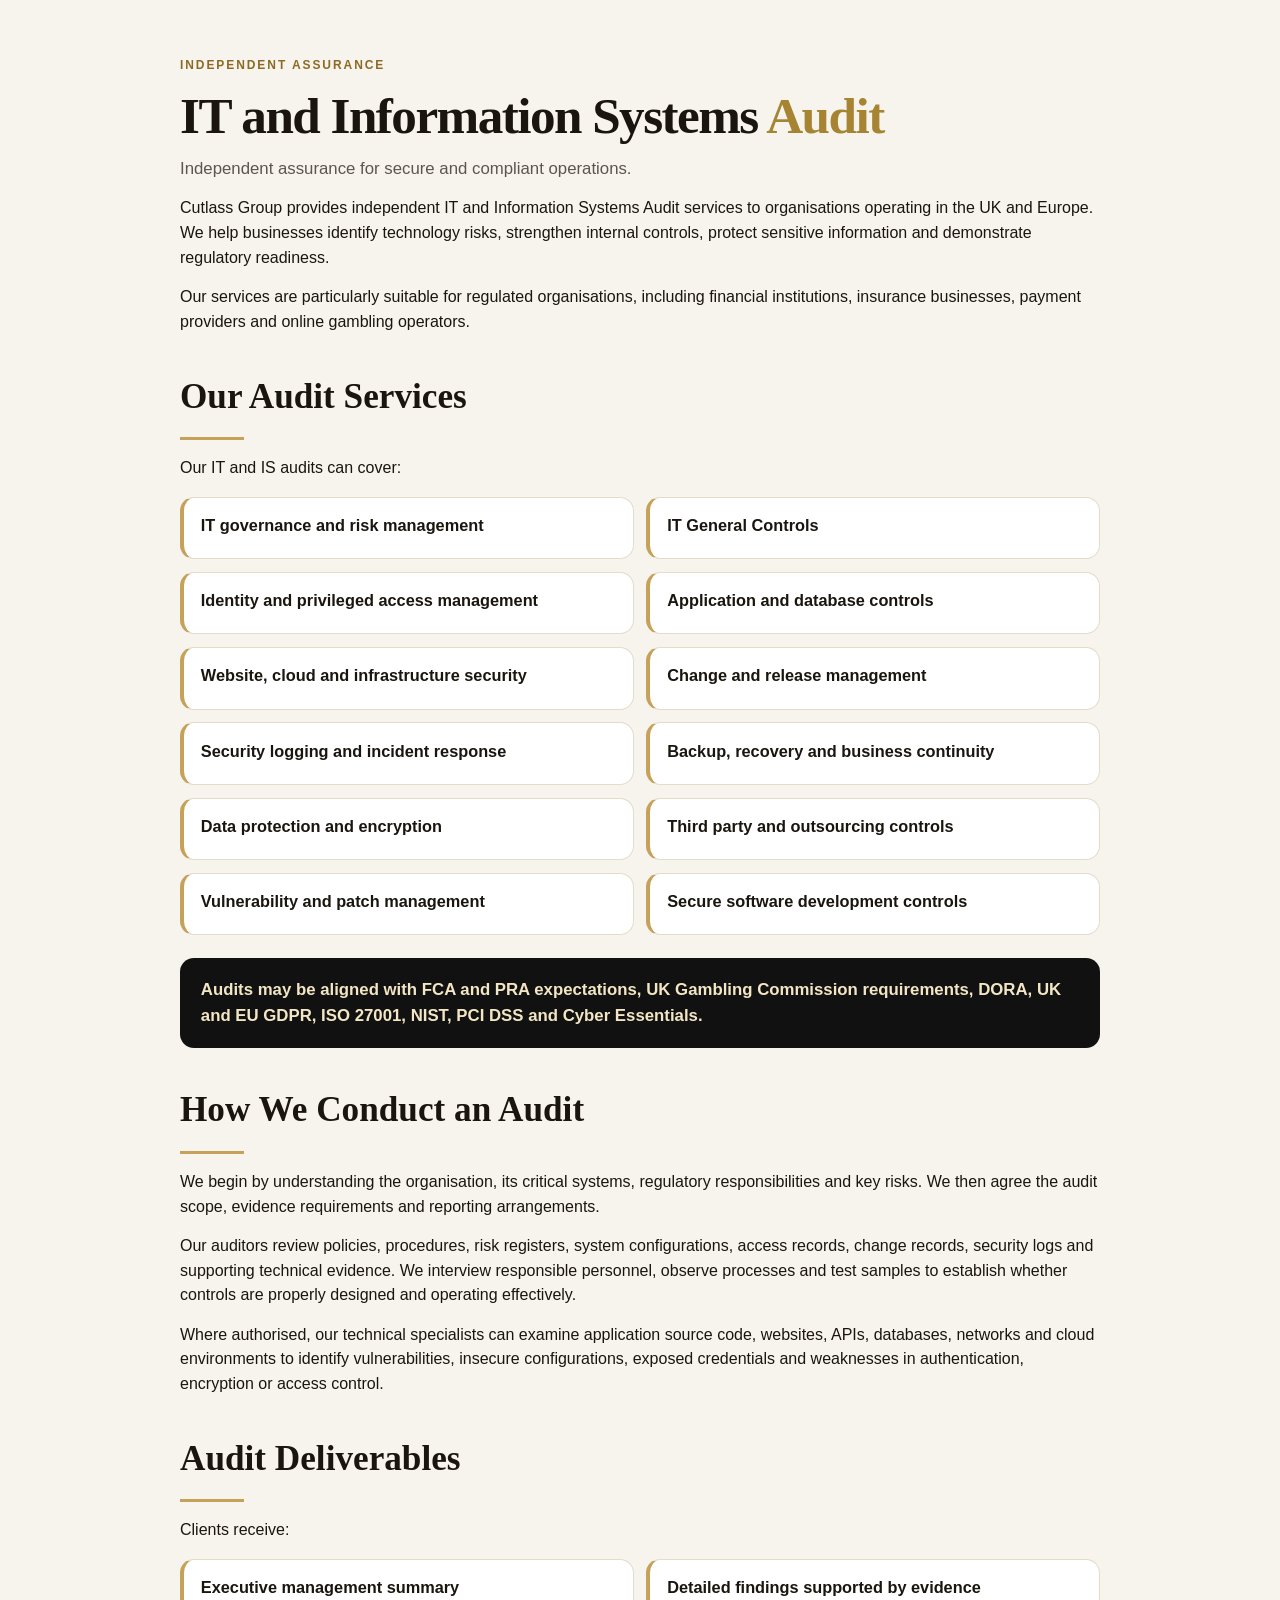
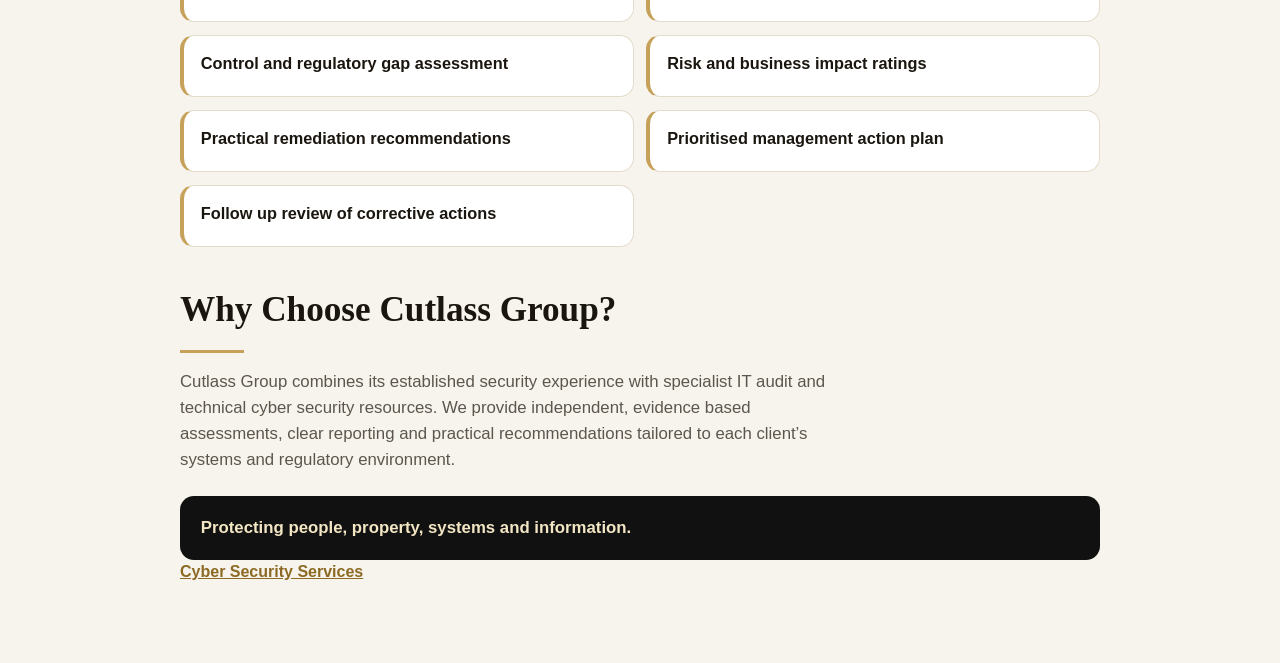
<file: index.html>
<!DOCTYPE html>
<html lang="en">
<head>
  <meta charset="UTF-8">
  <meta name="viewport" content="width=device-width, initial-scale=1">
  <title>IT and Information Systems Audit</title>
  <!--
    Tab 1 of 2 under Services.
    Create a new menu item titled "IT and Information Systems Audit".
    Paste the style block and everything inside main into a Custom HTML block on that page.
    Do not replace the existing Security tab. The other file, cyber-security-services.html, is the second tab.
  -->
  <style>
    .csa {
      --ink: #1a160f;
      --muted: #5c564c;
      --gold: #c6a15a;
      --paper: #f7f4ee;
      --line: #e4dccb;
      box-sizing: border-box;
      margin: 0;
      padding: 3.5rem 1.25rem 4rem;
      background: var(--paper);
      color: var(--ink);
      font-family: "Segoe UI", sans-serif;
      line-height: 1.55;
    }
    .csa, .csa * { box-sizing: border-box; }
    .csa-wrap { width: min(920px, 100%); margin: 0 auto; }
    .csa-kicker {
      margin: 0 0 0.6rem;
      color: #8c6a24;
      letter-spacing: 0.16em;
      text-transform: uppercase;
      font-size: 0.75rem;
      font-weight: 700;
    }
    .csa h1 {
      margin: 0 0 0.8rem;
      font-family: Georgia, "Times New Roman", serif;
      font-size: clamp(2.1rem, 4vw, 3.2rem);
      font-weight: 560;
      letter-spacing: -0.03em;
      line-height: 1.05;
    }
    .csa h1 span { color: #a68432; }
    .csa-lead { max-width: 42rem; color: var(--muted); font-size: 1.05rem; }
    .csa h2 {
      margin: 2.2rem 0 0.8rem;
      font-family: Georgia, "Times New Roman", serif;
      font-size: clamp(1.6rem, 3vw, 2.2rem);
      font-weight: 560;
    }
    .csa-rule { width: 64px; height: 3px; margin: 0 0 1rem; border: 0; background: var(--gold); }
    .csa p { margin: 0 0 0.9rem; }
    .csa-list, .csa-grid { display: grid; gap: 0.8rem; margin: 1rem 0 0; padding: 0; list-style: none; }
    .csa-grid { grid-template-columns: 1fr 1fr; }
    .csa-card {
      background: #fff;
      border: 1px solid var(--line);
      border-left: 4px solid var(--gold);
      border-radius: 14px;
      padding: 0.95rem 1.05rem;
    }
    .csa-card h3 { margin: 0 0 0.3rem; font-size: 1.02rem; }
    .csa-card p { margin: 0; color: var(--muted); }
    .csa-align { margin-top: 1.1rem; }
    .csa-close {
      margin-top: 1.4rem;
      padding: 1.2rem 1.3rem;
      border-radius: 14px;
      background: #111;
      color: #f3e6c4;
    }
    .csa-close p { margin: 0; font-size: 1.05rem; font-weight: 700; }
    .csa-more { margin: 1.6rem 0 0; }
    .csa-more a { color: #8c6a24; font-weight: 700; }
    @media (max-width: 720px) {
      .csa-grid { grid-template-columns: 1fr; }
    }
  </style>
</head>
<body style="margin:0;background:#f7f4ee;">
  <main class="csa">
    <div class="csa-wrap">
      <p class="csa-kicker">Independent assurance</p>
      <h1>IT and Information Systems <span>Audit</span></h1>
      <p class="csa-lead">Independent assurance for secure and compliant operations.</p>
      <p>Cutlass Group provides independent IT and Information Systems Audit services to organisations operating in the UK and Europe. We help businesses identify technology risks, strengthen internal controls, protect sensitive information and demonstrate regulatory readiness.</p>
      <p>Our services are particularly suitable for regulated organisations, including financial institutions, insurance businesses, payment providers and online gambling operators.</p>

      <h2>Our Audit Services</h2>
      <hr class="csa-rule">
      <p>Our IT and IS audits can cover:</p>
      <ul class="csa-grid">
        <li class="csa-card"><h3>IT governance and risk management</h3></li>
        <li class="csa-card"><h3>IT General Controls</h3></li>
        <li class="csa-card"><h3>Identity and privileged access management</h3></li>
        <li class="csa-card"><h3>Application and database controls</h3></li>
        <li class="csa-card"><h3>Website, cloud and infrastructure security</h3></li>
        <li class="csa-card"><h3>Change and release management</h3></li>
        <li class="csa-card"><h3>Security logging and incident response</h3></li>
        <li class="csa-card"><h3>Backup, recovery and business continuity</h3></li>
        <li class="csa-card"><h3>Data protection and encryption</h3></li>
        <li class="csa-card"><h3>Third party and outsourcing controls</h3></li>
        <li class="csa-card"><h3>Vulnerability and patch management</h3></li>
        <li class="csa-card"><h3>Secure software development controls</h3></li>
      </ul>
      <div class="csa-close csa-align">
        <p>Audits may be aligned with FCA and PRA expectations, UK Gambling Commission requirements, DORA, UK and EU GDPR, ISO 27001, NIST, PCI DSS and Cyber Essentials.</p>
      </div>

      <h2>How We Conduct an Audit</h2>
      <hr class="csa-rule">
      <p>We begin by understanding the organisation, its critical systems, regulatory responsibilities and key risks. We then agree the audit scope, evidence requirements and reporting arrangements.</p>
      <p>Our auditors review policies, procedures, risk registers, system configurations, access records, change records, security logs and supporting technical evidence. We interview responsible personnel, observe processes and test samples to establish whether controls are properly designed and operating effectively.</p>
      <p>Where authorised, our technical specialists can examine application source code, websites, APIs, databases, networks and cloud environments to identify vulnerabilities, insecure configurations, exposed credentials and weaknesses in authentication, encryption or access control.</p>

      <h2>Audit Deliverables</h2>
      <hr class="csa-rule">
      <p>Clients receive:</p>
      <ul class="csa-grid">
        <li class="csa-card"><h3>Executive management summary</h3></li>
        <li class="csa-card"><h3>Detailed findings supported by evidence</h3></li>
        <li class="csa-card"><h3>Control and regulatory gap assessment</h3></li>
        <li class="csa-card"><h3>Risk and business impact ratings</h3></li>
        <li class="csa-card"><h3>Practical remediation recommendations</h3></li>
        <li class="csa-card"><h3>Prioritised management action plan</h3></li>
        <li class="csa-card"><h3>Follow up review of corrective actions</h3></li>
      </ul>

      <h2>Why Choose Cutlass Group?</h2>
      <hr class="csa-rule">
      <p class="csa-lead">Cutlass Group combines its established security experience with specialist IT audit and technical cyber security resources. We provide independent, evidence based assessments, clear reporting and practical recommendations tailored to each client’s systems and regulatory environment.</p>
      <div class="csa-close">
        <p>Protecting people, property, systems and information.</p>
      </div>
      <p class="csa-more"><a href="cyber-security-services.html">Cyber Security Services</a></p>
    </div>
  </main>
</body>
</html>
</file>
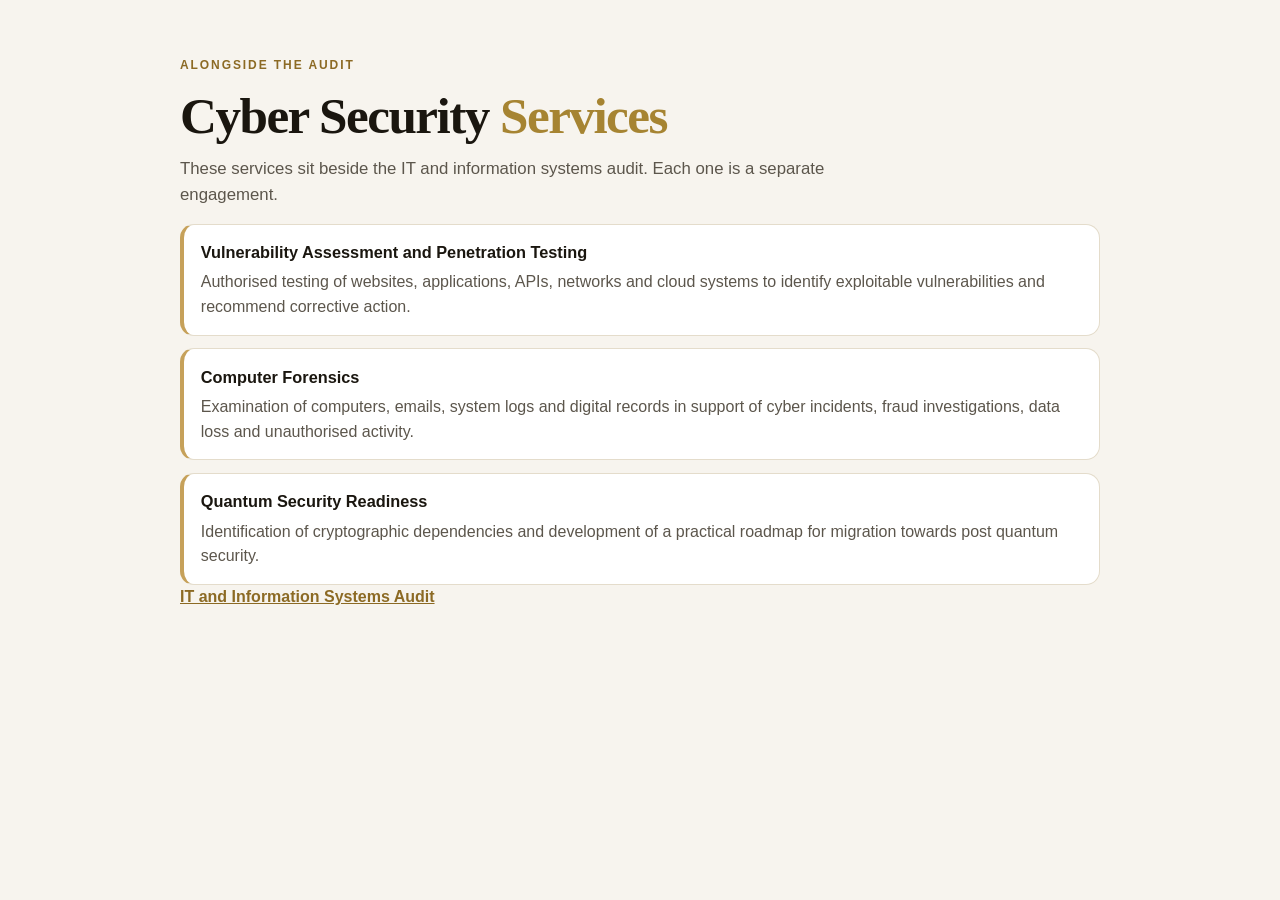
<file: cyber-security-services.html>
<!DOCTYPE html>
<html lang="en">
<head>
  <meta charset="UTF-8">
  <meta name="viewport" content="width=device-width, initial-scale=1">
  <title>Cyber Security Services</title>
  <!--
    Tab 2 of 2 under Services.
    Create a new menu item titled "Cyber Security Services".
    Paste the style block and everything inside main into a Custom HTML block on that page.
    Do not replace the existing Security tab. The audit tab is the other file, index.html.
  -->
  <style>
    .csa {
      --ink: #1a160f;
      --muted: #5c564c;
      --gold: #c6a15a;
      --paper: #f7f4ee;
      --line: #e4dccb;
      box-sizing: border-box;
      margin: 0;
      padding: 3.5rem 1.25rem 4rem;
      background: var(--paper);
      color: var(--ink);
      font-family: "Segoe UI", sans-serif;
      line-height: 1.55;
    }
    .csa, .csa * { box-sizing: border-box; }
    .csa-wrap { width: min(920px, 100%); margin: 0 auto; }
    .csa-kicker {
      margin: 0 0 0.6rem;
      color: #8c6a24;
      letter-spacing: 0.16em;
      text-transform: uppercase;
      font-size: 0.75rem;
      font-weight: 700;
    }
    .csa h1 {
      margin: 0 0 0.8rem;
      font-family: Georgia, "Times New Roman", serif;
      font-size: clamp(2.1rem, 4vw, 3.2rem);
      font-weight: 560;
      letter-spacing: -0.03em;
      line-height: 1.05;
    }
    .csa h1 span { color: #a68432; }
    .csa-lead { max-width: 42rem; color: var(--muted); font-size: 1.05rem; }
    .csa h2 {
      margin: 2.2rem 0 0.8rem;
      font-family: Georgia, "Times New Roman", serif;
      font-size: clamp(1.6rem, 3vw, 2.2rem);
      font-weight: 560;
    }
    .csa-rule { width: 64px; height: 3px; margin: 0 0 1rem; border: 0; background: var(--gold); }
    .csa p { margin: 0 0 0.9rem; }
    .csa-list { display: grid; gap: 0.8rem; margin: 1rem 0 0; padding: 0; list-style: none; }
    .csa-card {
      background: #fff;
      border: 1px solid var(--line);
      border-left: 4px solid var(--gold);
      border-radius: 14px;
      padding: 0.95rem 1.05rem;
    }
    .csa-card h3 { margin: 0 0 0.3rem; font-size: 1.02rem; }
    .csa-card p { margin: 0; color: var(--muted); }
    .csa-more { margin: 1.6rem 0 0; }
    .csa-more a { color: #8c6a24; font-weight: 700; }
  </style>
</head>
<body style="margin:0;background:#f7f4ee;">
  <main class="csa">
    <div class="csa-wrap">
      <p class="csa-kicker">Alongside the audit</p>
      <h1>Cyber Security <span>Services</span></h1>
      <p class="csa-lead">These services sit beside the IT and information systems audit. Each one is a separate engagement.</p>

      <div class="csa-list">
        <article class="csa-card">
          <h3>Vulnerability Assessment and Penetration Testing</h3>
          <p>Authorised testing of websites, applications, APIs, networks and cloud systems to identify exploitable vulnerabilities and recommend corrective action.</p>
        </article>
        <article class="csa-card">
          <h3>Computer Forensics</h3>
          <p>Examination of computers, emails, system logs and digital records in support of cyber incidents, fraud investigations, data loss and unauthorised activity.</p>
        </article>
        <article class="csa-card">
          <h3>Quantum Security Readiness</h3>
          <p>Identification of cryptographic dependencies and development of a practical roadmap for migration towards post quantum security.</p>
        </article>
      </div>
      <p class="csa-more"><a href="index.html">IT and Information Systems Audit</a></p>
    </div>
  </main>
</body>
</html>
</file>
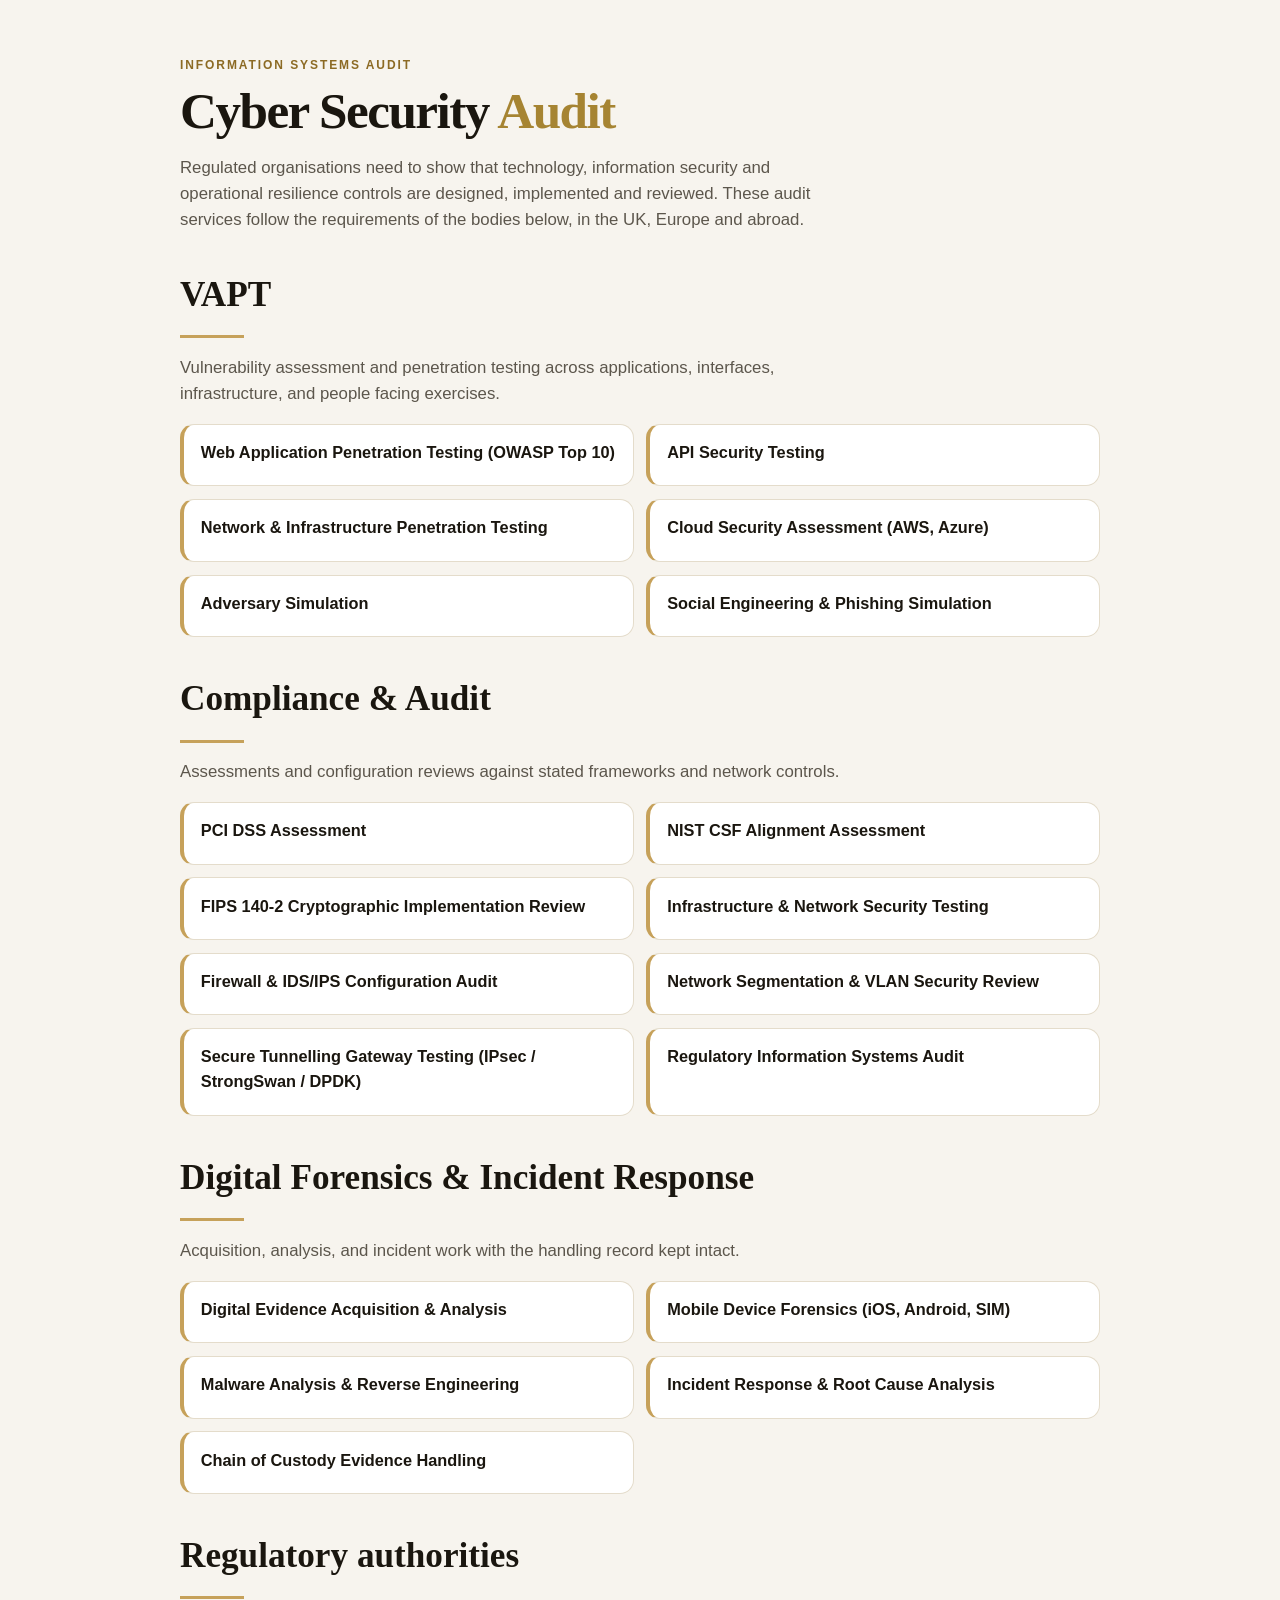
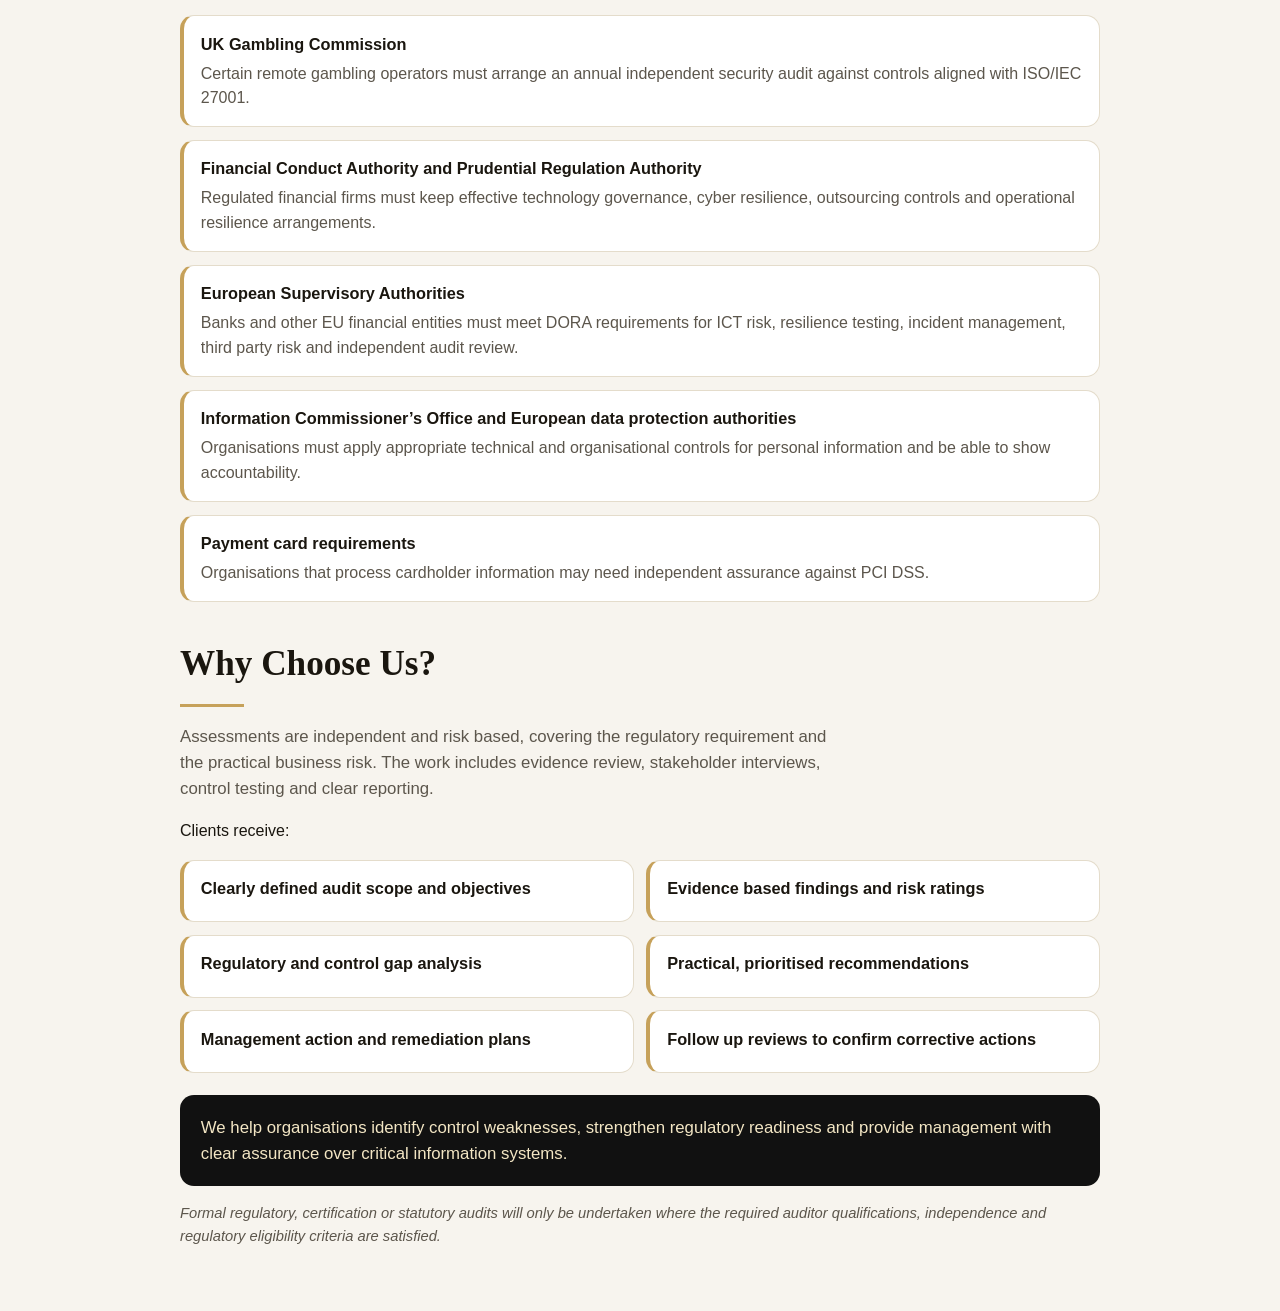
<file: for-cutlass/cyber-security-audit.html>
<!DOCTYPE html>
<html lang="en">
<head>
  <meta charset="UTF-8">
  <meta name="viewport" content="width=device-width, initial-scale=1">
  <title>Cyber Security Audit</title>
  <!--
    How to add this to the Cutlass site
    1. In WordPress, create a new page titled "Cyber Security Audit".
    2. Paste everything inside <main class="csa"> into that page (a Custom HTML block is enough; the styles are included).
    3. Under Appearance → Menus, add the page to the Services menu, next to Security.
       Do not replace the existing Security page. That page stays physical security.
    4. Their theme already supplies the site header, menu and footer. Those are only included below so this file can be opened on its own.
  -->
  <style>
    .csa {
      --ink: #1a160f;
      --muted: #5c564c;
      --gold: #c6a15a;
      --paper: #f7f4ee;
      --line: #e4dccb;
      box-sizing: border-box;
      margin: 0;
      padding: 3.5rem 1.25rem 4rem;
      background: var(--paper);
      color: var(--ink);
      font-family: "Segoe UI", sans-serif;
      line-height: 1.55;
    }
    .csa, .csa * { box-sizing: border-box; }
    .csa-wrap { width: min(920px, 100%); margin: 0 auto; }
    .csa-kicker {
      margin: 0 0 0.6rem;
      color: #8c6a24;
      letter-spacing: 0.16em;
      text-transform: uppercase;
      font-size: 0.75rem;
      font-weight: 700;
    }
    .csa h1 {
      margin: 0 0 0.8rem;
      font-family: Georgia, "Times New Roman", serif;
      font-size: clamp(2.1rem, 4vw, 3.2rem);
      font-weight: 560;
      letter-spacing: -0.03em;
      line-height: 1.05;
    }
    .csa h1 span { color: #a68432; }
    .csa-lead { max-width: 42rem; color: var(--muted); font-size: 1.05rem; }
    .csa h2 {
      margin: 2.2rem 0 0.8rem;
      font-family: Georgia, "Times New Roman", serif;
      font-size: clamp(1.6rem, 3vw, 2.2rem);
      font-weight: 560;
    }
    .csa-rule { width: 64px; height: 3px; margin: 0 0 1rem; border: 0; background: var(--gold); }
    .csa-list, .csa-grid { display: grid; gap: 0.8rem; margin: 1rem 0 0; padding: 0; list-style: none; }
    .csa-grid { grid-template-columns: 1fr 1fr; }
    .csa-card {
      background: #fff;
      border: 1px solid var(--line);
      border-left: 4px solid var(--gold);
      border-radius: 14px;
      padding: 0.95rem 1.05rem;
    }
    .csa-card h3 { margin: 0 0 0.3rem; font-size: 1.02rem; }
    .csa-card p { margin: 0; color: var(--muted); }
    .csa-close {
      margin-top: 1.4rem;
      padding: 1.2rem 1.3rem;
      border-radius: 14px;
      background: #111;
      color: #f3e6c4;
    }
    .csa-close p { margin: 0; font-size: 1.05rem; }
    .csa-note { margin: 1rem 0 0; color: var(--muted); font-size: 0.92rem; font-style: italic; }
    @media (max-width: 720px) {
      .csa-grid { grid-template-columns: 1fr; }
    }
  </style>
</head>
<body style="margin:0;background:#f7f4ee;">
  <main class="csa">
    <div class="csa-wrap">
      <p class="csa-kicker">Information systems audit</p>
      <h1>Cyber Security <span>Audit</span></h1>
      <p class="csa-lead">Regulated organisations need to show that technology, information security and operational resilience controls are designed, implemented and reviewed. These audit services follow the requirements of the bodies below, in the UK, Europe and abroad.</p>

      <h2>VAPT</h2>
      <hr class="csa-rule">
      <p class="csa-lead">Vulnerability assessment and penetration testing across applications, interfaces, infrastructure, and people facing exercises.</p>
      <ul class="csa-grid">
        <li class="csa-card"><h3>Web Application Penetration Testing (OWASP Top 10)</h3></li>
        <li class="csa-card"><h3>API Security Testing</h3></li>
        <li class="csa-card"><h3>Network &amp; Infrastructure Penetration Testing</h3></li>
        <li class="csa-card"><h3>Cloud Security Assessment (AWS, Azure)</h3></li>
        <li class="csa-card"><h3>Adversary Simulation</h3></li>
        <li class="csa-card"><h3>Social Engineering &amp; Phishing Simulation</h3></li>
      </ul>

      <h2>Compliance &amp; Audit</h2>
      <hr class="csa-rule">
      <p class="csa-lead">Assessments and configuration reviews against stated frameworks and network controls.</p>
      <ul class="csa-grid">
        <li class="csa-card"><h3>PCI DSS Assessment</h3></li>
        <li class="csa-card"><h3>NIST CSF Alignment Assessment</h3></li>
        <li class="csa-card"><h3>FIPS 140-2 Cryptographic Implementation Review</h3></li>
        <li class="csa-card"><h3>Infrastructure &amp; Network Security Testing</h3></li>
        <li class="csa-card"><h3>Firewall &amp; IDS/IPS Configuration Audit</h3></li>
        <li class="csa-card"><h3>Network Segmentation &amp; VLAN Security Review</h3></li>
        <li class="csa-card"><h3>Secure Tunnelling Gateway Testing (IPsec / StrongSwan / DPDK)</h3></li>
        <li class="csa-card"><h3>Regulatory Information Systems Audit</h3></li>
      </ul>

      <h2>Digital Forensics &amp; Incident Response</h2>
      <hr class="csa-rule">
      <p class="csa-lead">Acquisition, analysis, and incident work with the handling record kept intact.</p>
      <ul class="csa-grid">
        <li class="csa-card"><h3>Digital Evidence Acquisition &amp; Analysis</h3></li>
        <li class="csa-card"><h3>Mobile Device Forensics (iOS, Android, SIM)</h3></li>
        <li class="csa-card"><h3>Malware Analysis &amp; Reverse Engineering</h3></li>
        <li class="csa-card"><h3>Incident Response &amp; Root Cause Analysis</h3></li>
        <li class="csa-card"><h3>Chain of Custody Evidence Handling</h3></li>
      </ul>

      <h2>Regulatory authorities</h2>
      <hr class="csa-rule">
      <div class="csa-list">
        <article class="csa-card">
          <h3>UK Gambling Commission</h3>
          <p>Certain remote gambling operators must arrange an annual independent security audit against controls aligned with ISO/IEC 27001.</p>
        </article>
        <article class="csa-card">
          <h3>Financial Conduct Authority and Prudential Regulation Authority</h3>
          <p>Regulated financial firms must keep effective technology governance, cyber resilience, outsourcing controls and operational resilience arrangements.</p>
        </article>
        <article class="csa-card">
          <h3>European Supervisory Authorities</h3>
          <p>Banks and other EU financial entities must meet DORA requirements for ICT risk, resilience testing, incident management, third party risk and independent audit review.</p>
        </article>
        <article class="csa-card">
          <h3>Information Commissioner’s Office and European data protection authorities</h3>
          <p>Organisations must apply appropriate technical and organisational controls for personal information and be able to show accountability.</p>
        </article>
        <article class="csa-card">
          <h3>Payment card requirements</h3>
          <p>Organisations that process cardholder information may need independent assurance against PCI DSS.</p>
        </article>
      </div>

      <h2>Why Choose Us?</h2>
      <hr class="csa-rule">
      <p class="csa-lead">Assessments are independent and risk based, covering the regulatory requirement and the practical business risk. The work includes evidence review, stakeholder interviews, control testing and clear reporting.</p>
      <p>Clients receive:</p>
      <ul class="csa-grid">
        <li class="csa-card"><h3>Clearly defined audit scope and objectives</h3></li>
        <li class="csa-card"><h3>Evidence based findings and risk ratings</h3></li>
        <li class="csa-card"><h3>Regulatory and control gap analysis</h3></li>
        <li class="csa-card"><h3>Practical, prioritised recommendations</h3></li>
        <li class="csa-card"><h3>Management action and remediation plans</h3></li>
        <li class="csa-card"><h3>Follow up reviews to confirm corrective actions</h3></li>
      </ul>

      <div class="csa-close">
        <p>We help organisations identify control weaknesses, strengthen regulatory readiness and provide management with clear assurance over critical information systems.</p>
      </div>
      <p class="csa-note">Formal regulatory, certification or statutory audits will only be undertaken where the required auditor qualifications, independence and regulatory eligibility criteria are satisfied.</p>
    </div>
  </main>
</body>
</html>
</file>
